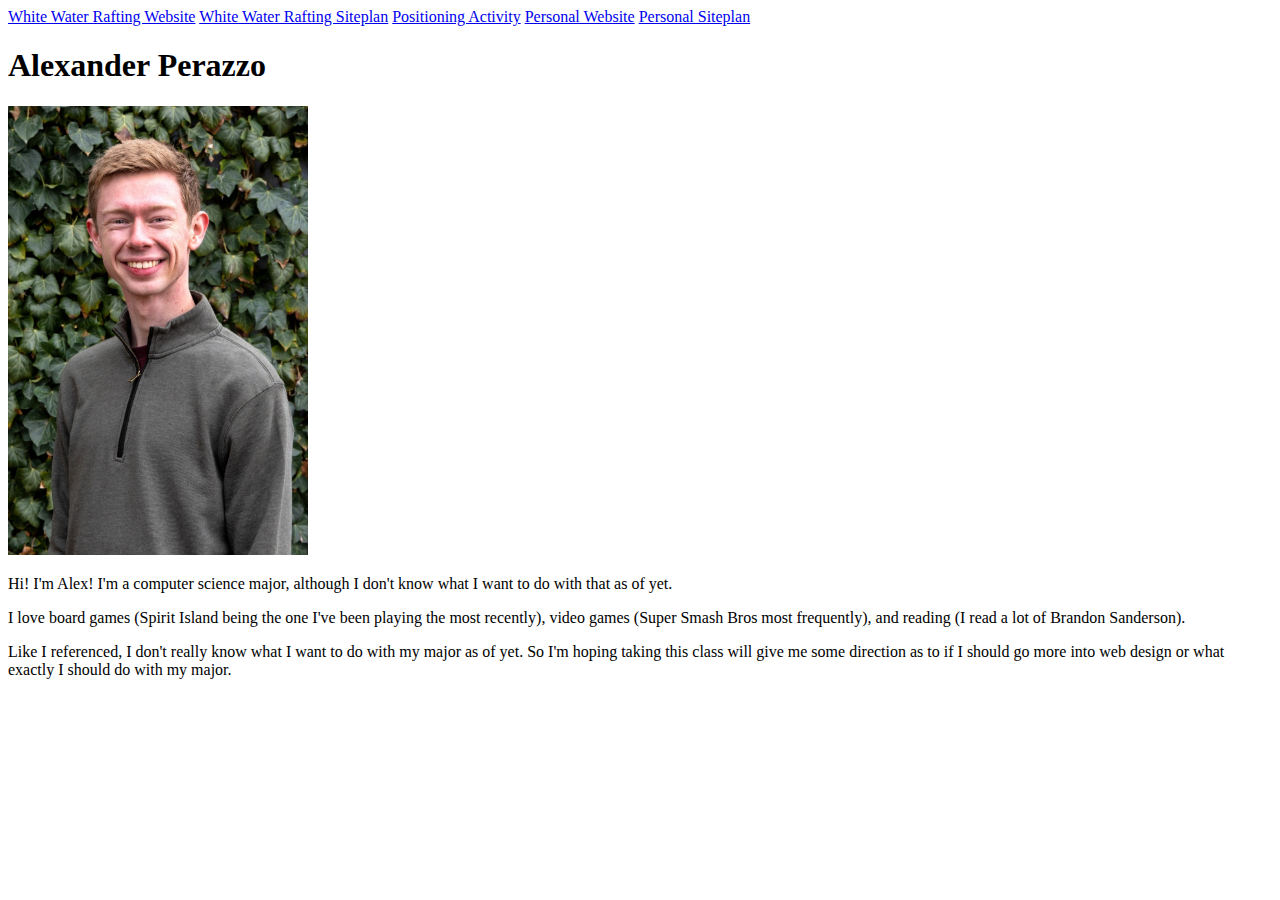
<file: week1/index.html>
<!DOCTYPE html>
<html lang="en">
<head>
    <meta charset="UTF-8">
    <meta http-equiv="X-UA-Compatible" content="IE=edge">
    <meta name="viewport" content="width=device-width, initial-scale=1.0">
    <title>WDD130 | Home</title>
</head>
<body>
    <nav>
        <a href="wwr/index.html">White Water Rafting Website</a>
        <a href="wwr/site-plan-rafting.html">White Water Rafting Siteplan</a>
        <a href="positioning.html">Positioning Activity</a>
        <a href="#">Personal Website</a>
        <a href="#">Personal Siteplan</a>
    </nav>
    <h1>Alexander Perazzo</h1>
    <img src="profile_picture.jpg" alt="Image of me" width="300">
    <p>
        Hi! I'm Alex! I'm a computer science major, although I don't know what I want to do with that as of yet.
    </p>
    <p>
        I love board games (Spirit Island being the one I've been playing the most recently), video games (Super Smash Bros most frequently), and reading (I read a lot of Brandon Sanderson).
    </p>
    <p>
        Like I referenced, I don't really know what I want to do with my major as of yet. So I'm hoping taking this class will give me some direction as to if I should go more into web design or what exactly I should do with my major.
    </p>
</body>
</html>
</file>
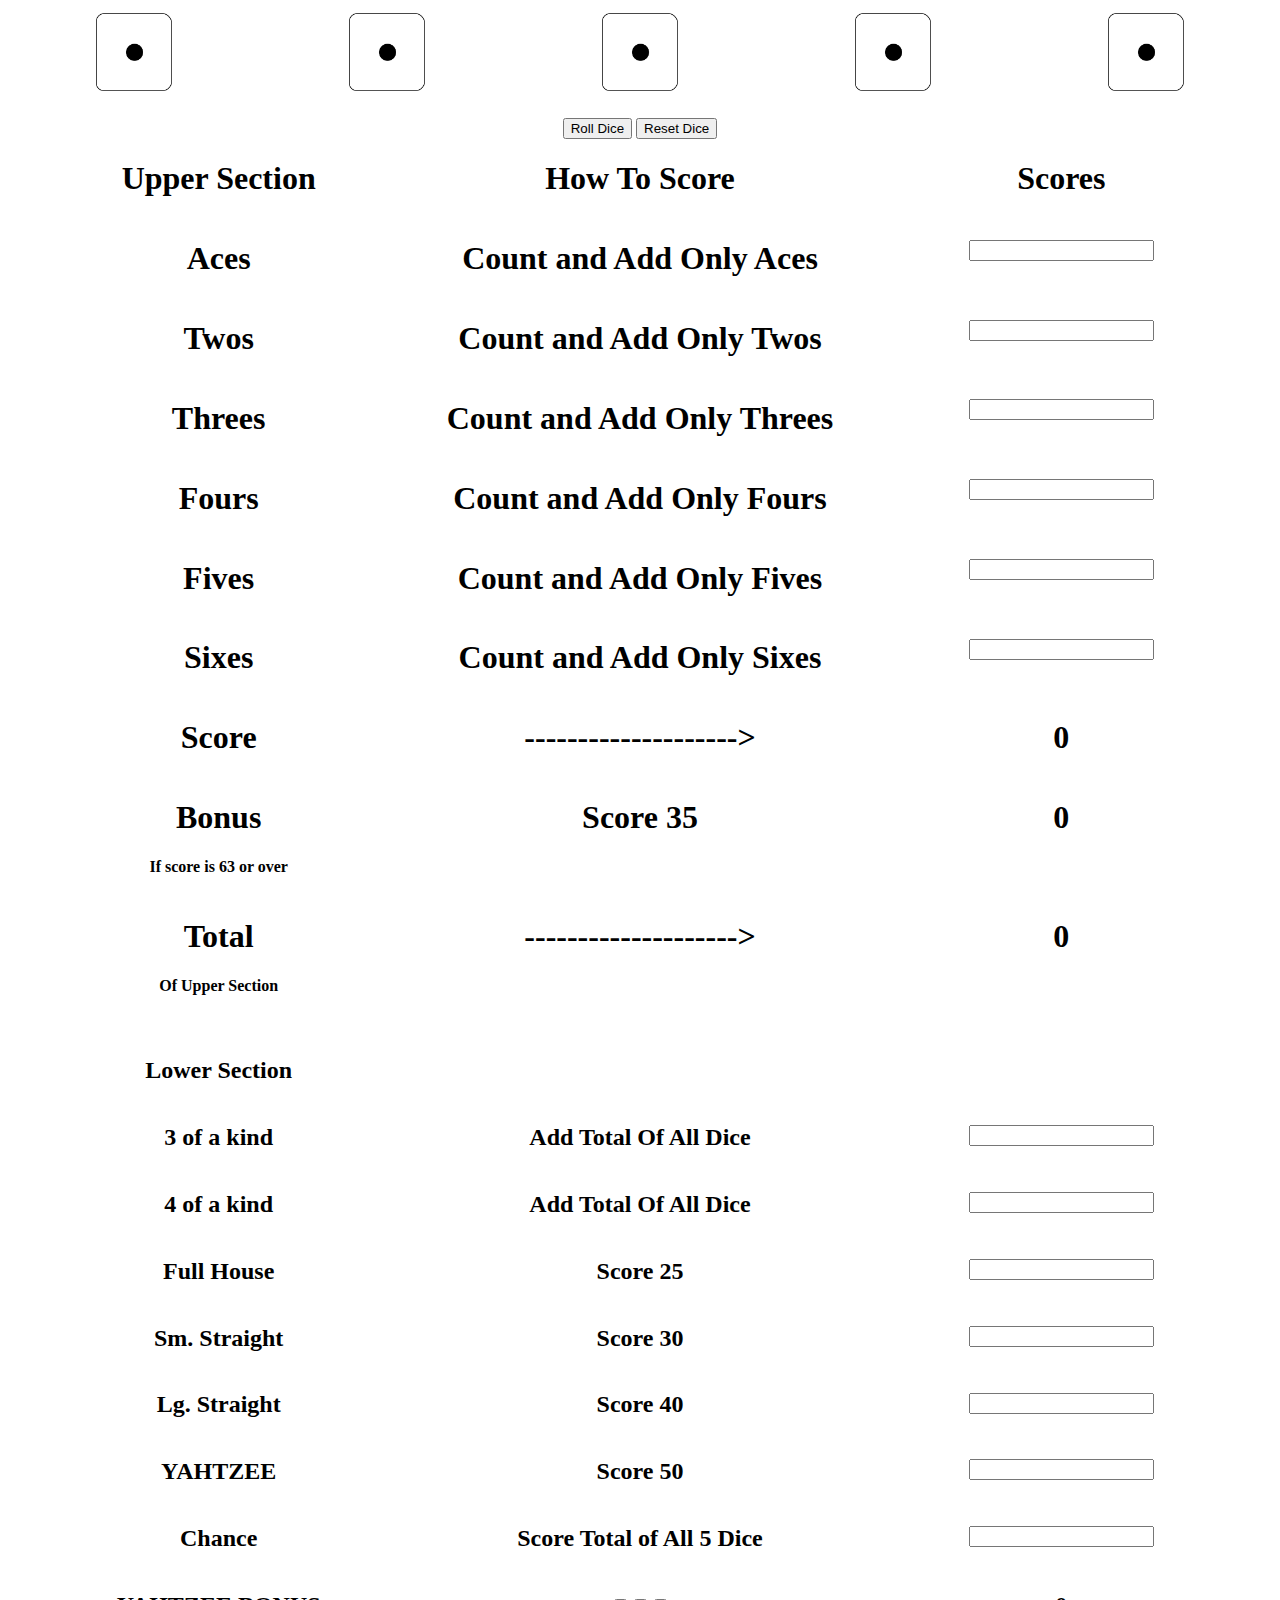
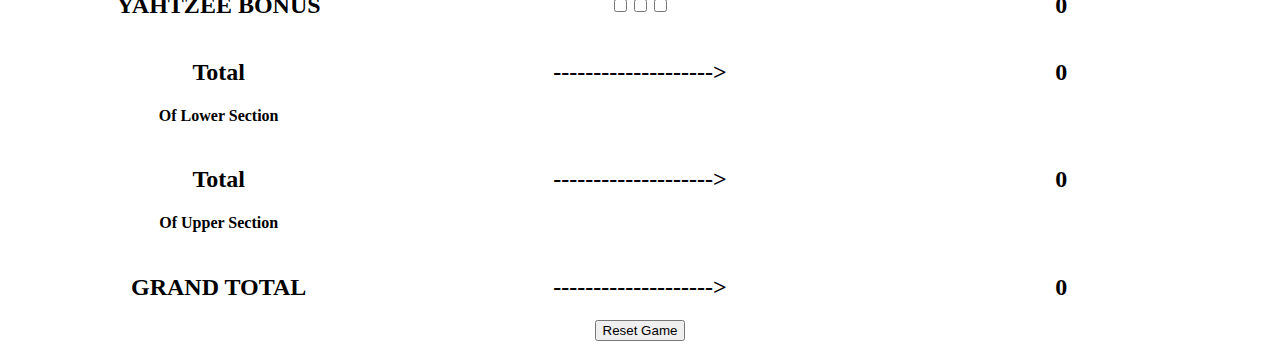
<file: Final_Project/yahtzee.html>
<!DOCTYPE html>
<html lang="en">
  <head>
    <meta charset="UTF-8" />
    <meta http-equiv="X-UA-Compatible" content="IE=edge" />
    <meta name="viewport" content="width=device-width, initial-scale=1.0" />
    <title>Yahtzee</title>
    <link rel="stylesheet" href="yahtzee.css" />
    <script src="yahtzee.js" defer></script>
  </head>
  <body>
    <section id="dice">
      <div class="die-div" id="first-die"><img src="1.png" alt="The 1 Die" class="dice"></div>
      <div class="die-div" id="second-die"><img src="1.png" alt="The 1 Die" class="dice"></div>
      <div class="die-div" id="third-die"><img src="1.png" alt="The 1 Die" class="dice"></div>
      <div class="die-div" id="fourth-die"><img src="1.png" alt="The 1 Die" class="dice"></div>
      <div class="die-div" id="fifth-die"><img src="1.png" alt="The 1 Die" class="dice"></div>
    </section>
    <button id="roll-dice">Roll Dice</button>
    <button id="reset-dice">Reset Dice</button>
    <section id="upper-section">
      <div><h1>Upper Section</h1></div>
      <div><h1>How To Score</h1></div>
      <div><h1>Scores</h1></div>

      <div><h1>Aces</h1></div>
      <div><h1>Count and Add Only Aces</h1></div>
      <div><input class="topScore" id="aces" type="number" /></div>

      <div><h1>Twos</h1></div>
      <div><h1>Count and Add Only Twos</h1></div>
      <div><input class="topScore" id="twos" type="number" /></div>

      <div><h1>Threes</h1></div>
      <div><h1>Count and Add Only Threes</h1></div>
      <div><input class="topScore" id="threes" type="number" /></div>

      <div><h1>Fours</h1></div>
      <div><h1>Count and Add Only Fours</h1></div>
      <div><input class="topScore" id="fours" type="number" /></div>

      <div><h1>Fives</h1></div>
      <div><h1>Count and Add Only Fives</h1></div>
      <div><input class="topScore" id="fives" type="number" /></div>

      <div><h1>Sixes</h1></div>
      <div><h1>Count and Add Only Sixes</h1></div>
      <div><input class="topScore" id="sixes" type="number" /></div>

      <div><h1>Score</h1></div>
      <div><h1>--------------------></h1></div>
      <div><h1 id="upper-score">0</h1></div>

      <div>
        <h1>Bonus</h1>
        <h4>If score is 63 or over</h4>
      </div>
      <div><h1>Score 35</h1></div>
      <div><h1 id="bonus">0</h1></div>

      <div>
        <h1>Total</h1>
        <h4>Of Upper Section</h4>
      </div>
      <div><h1>--------------------></h1></div>
      <div><h1 id="upper-total">0</h1></div>
    </section>
    <div><h1></h1></div>
    <div><h1></h1></div>
    <div><h1></h1></div>
    <section id="lower-section">
      <div><h2>Lower Section</h2></div>
      <div></div>
      <div></div>

      <div><h2>3 of a kind</h2></div>
      <div><h2>Add Total Of All Dice</h2></div>
      <div>
        <input class="botScore" id="threeofakind" type="number" />
      </div>

      <div><h2>4 of a kind</h2></div>
      <div><h2>Add Total Of All Dice</h2></div>
      <div>
        <input class="botScore" id="fourofakind" type="number" />
      </div>

      <div><h2>Full House</h2></div>
      <div><h2>Score 25</h2></div>
      <div>
        <input class="botScore" id="full-house" type="number" />
      </div>

      <div><h2>Sm. Straight</h2></div>
      <div><h2>Score 30</h2></div>
      <div>
        <input class="botScore" id="sm-straight" type="number" />
      </div>

      <div><h2>Lg. Straight</h2></div>
      <div><h2>Score 40</h2></div>
      <div>
        <input class="botScore" id="lg-straight" type="number" />
      </div>

      <div><h2>YAHTZEE</h2></div>
      <div><h2>Score 50</h2></div>
      <div><input class="botScore" id="yahtzee" type="number" /></div>

      <div><h2>Chance</h2></div>
      <div><h2>Score Total of All 5 Dice</h2></div>
      <div><input class="botScore" id="chance" type="number" /></div>

      <div><h2 id="yahtzee-bonus">YAHTZEE BONUS</h2></div>
      <div>
        <input type="checkbox" class="boxes" id="c1" /><input
          type="checkbox"
          id="c2"
          class="boxes"
        /><input type="checkbox" id="c3" class="boxes" />
      </div>
      <div><h2 id="bonuses-score">0</h2></div>

      <div>
        <h2>Total</h2>
        <h4>Of Lower Section</h4>
      </div>
      <div><h2>--------------------></h2></div>
      <div><h2 id="bottom-total">0</h2></div>

      <div>
        <h2>Total</h2>
        <h4>Of Upper Section</h4>
      </div>
      <div><h2>--------------------></h2></div>
      <div><h2 id="upper-total2">0</h2></div>

      <div><h2>GRAND TOTAL</h2></div>
      <div><h2>--------------------></h2></div>
      <div><h2 id="grand-total">0</h2></div>
    </section>
    <button id="reset">Reset Game</button>
  </body>
</html>
</file>
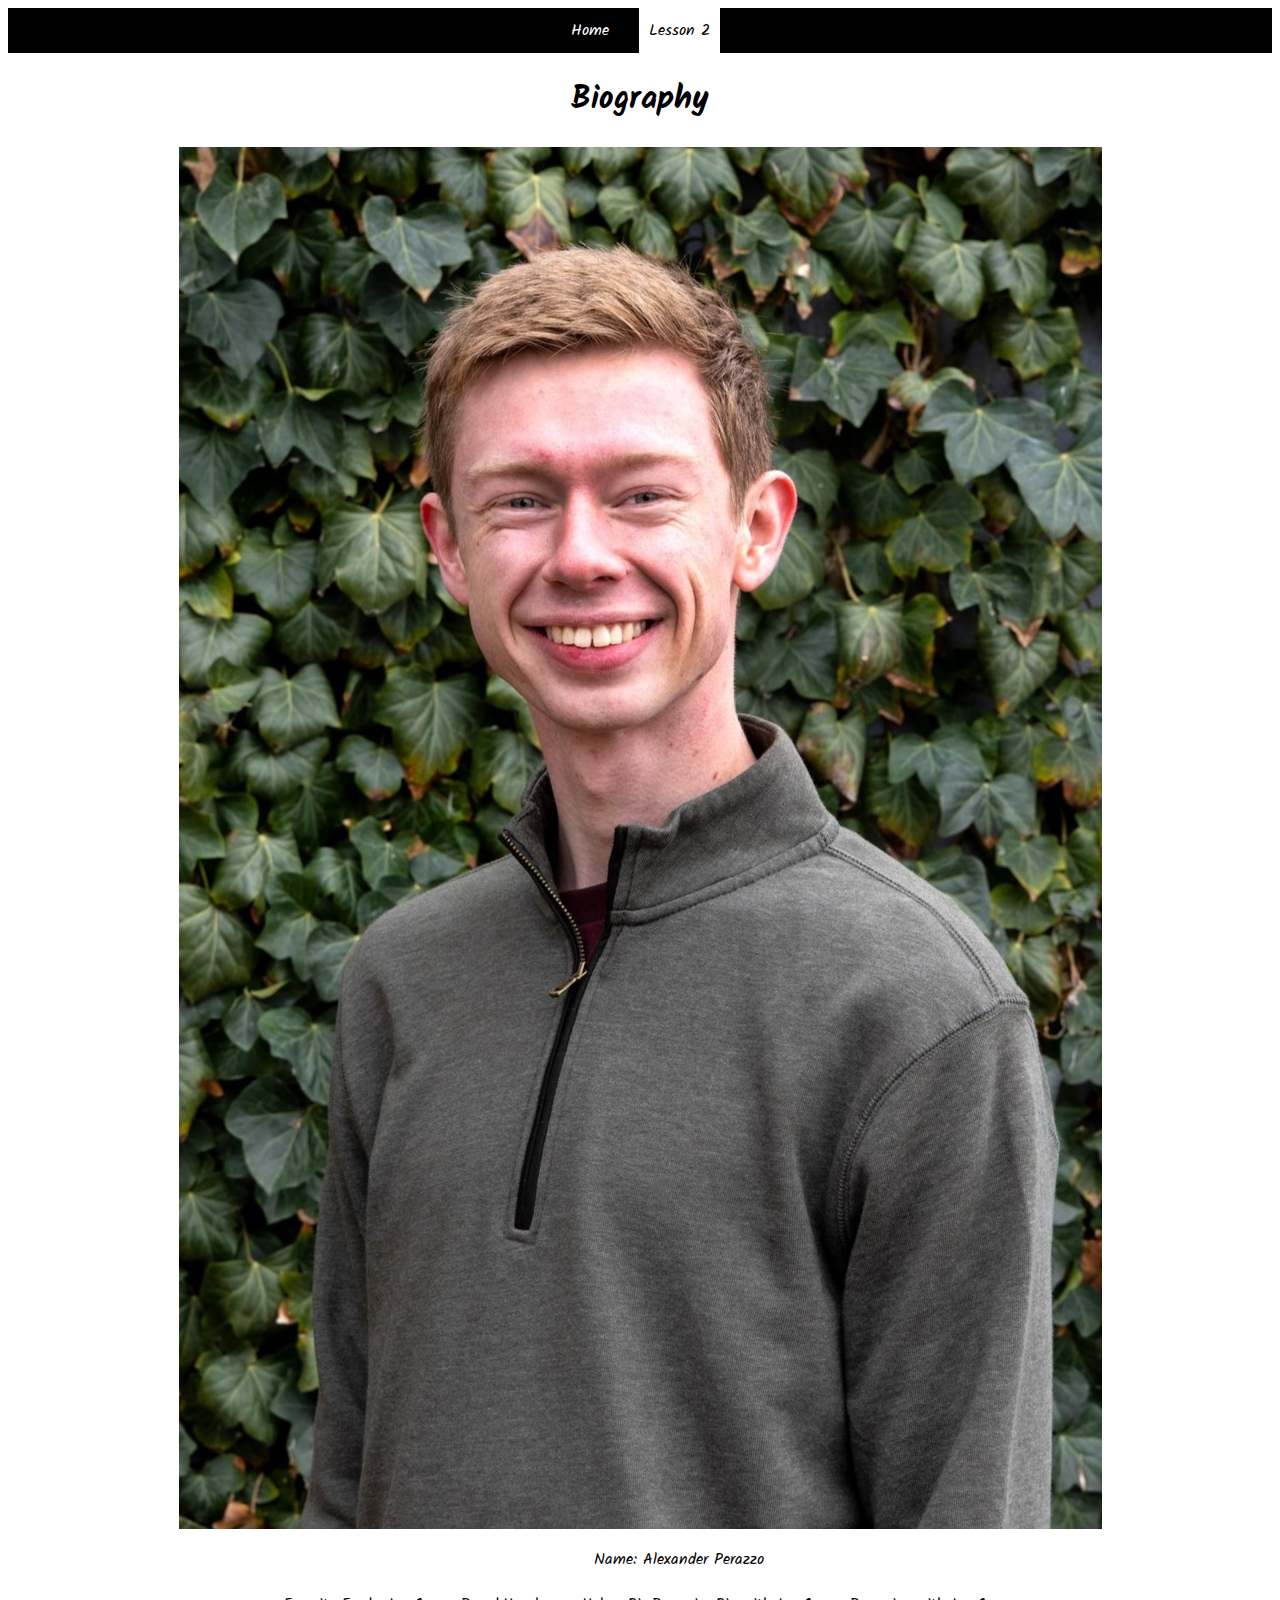
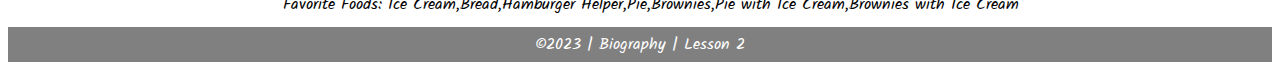
<file: week2/task2.html>
<!DOCTYPE html>
<html lang="en">

<head>
    <meta charset="UTF-8">
    <meta name="viewport" content="width=device-width, initial-scale=1.0">
    <meta http-equiv="X-UA-Compatible" content="ie=edge">
    <title>Biography | Lesson 2</title>
    <link href="https://fonts.googleapis.com/css?family=Kalam&display=swap" rel="stylesheet">
    <link rel="stylesheet" href="styles/main.css">
</head>

<body>
    <nav>
        <ul id="menu">
            <li><a id="toggleMenu">&equiv;</a></li>
            <li><a href="#">Home</a></li>
            <li><a href="#" class="active">Lesson 2</a></li>
        </ul>
    </nav>
    <header>
        <h1>Biography</h1>
        <img src="images/placeholder.png" alt="Photo">
    </header>
    <main>
        <section>
            <div>
                <label>Name:</label>
                <span id="name"></span>
            </div>
            <div>
                <label>Favorite Foods:</label>
                <span id="food"></span>
            </div>
        </section>
    </main>
    <footer>
        &copy;<span id="year"></span> | Biography | Lesson 2
    </footer>
    <script src="scripts/main.js"></script>
    <script src="scripts/task2.js"></script>
</body>

</html>
</file>
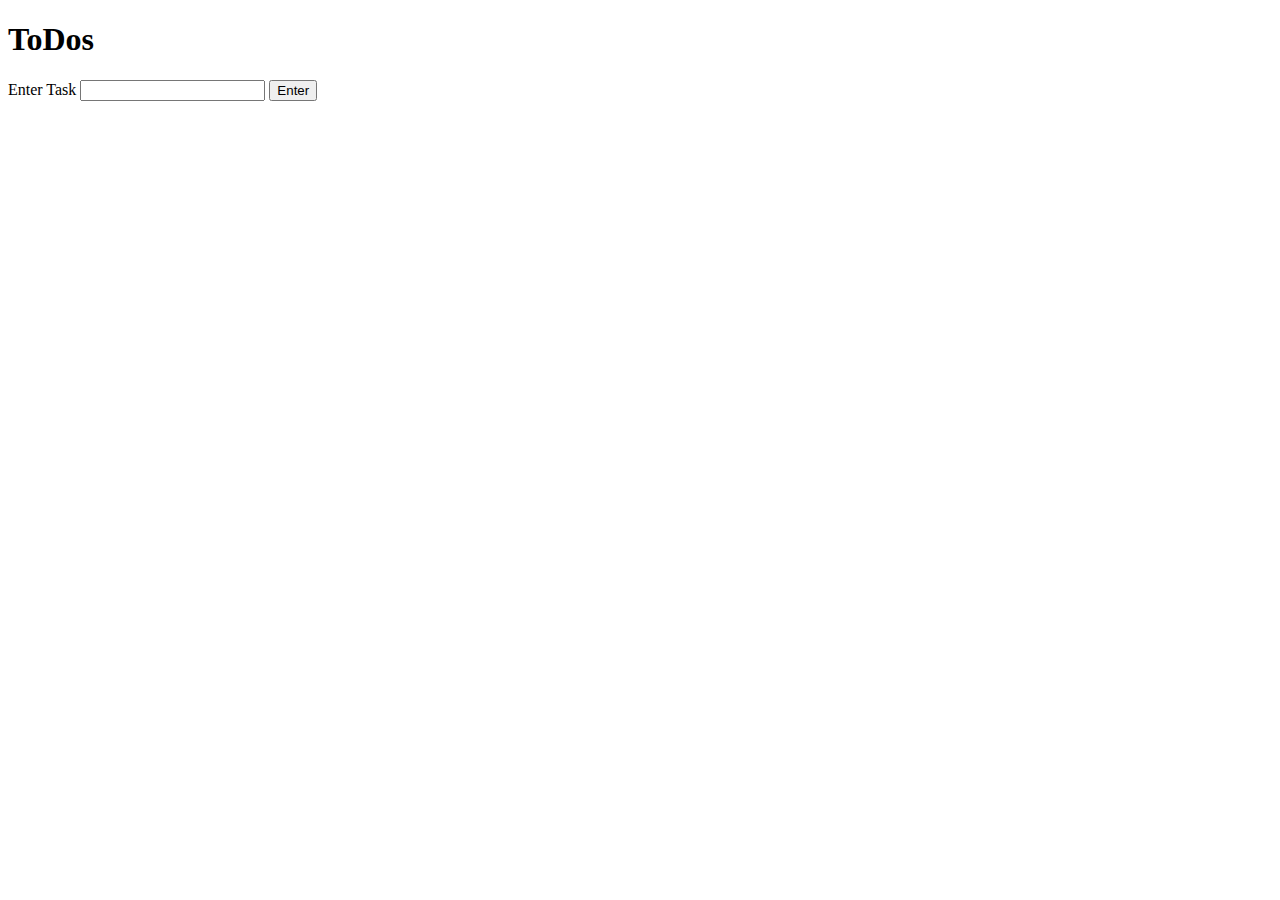
<file: week3/events.html>
<!-- events.html -->
<!DOCTYPE html>
<html lang="en">
  <head>
    <meta charset="UTF-8" />
    <meta http-equiv="X-UA-Compatible" content="IE=edge" />
    <meta name="viewport" content="width=device-width, initial-scale=1.0" />
    <title>Events practice: ToDos</title>
    <style>
      .todos {
        width: 300px;
      }
      .todos > li {
        display: flex;
        justify-content: space-between;
        align-items: center;
        border: 1px solid;
        padding: 0.5em;
      }
      .todos p {
        margin: 0;
      }
      .todos span {
        cursor: pointer;
      }
      .strike {
        text-decoration: line-through;
        color: gray;
      }
    </style>
  </head>
  <body>
    <h1>ToDos</h1>
    <section>
      <label for="todo">Enter Task</label>
      <input name="todo" id="todo" />
      <button id="submitTask">Enter</button>
    </section>
    <ul id="todoList" class="todos"></ul>
    <script src="events.js"></script>
  </body>
</html>
</file>
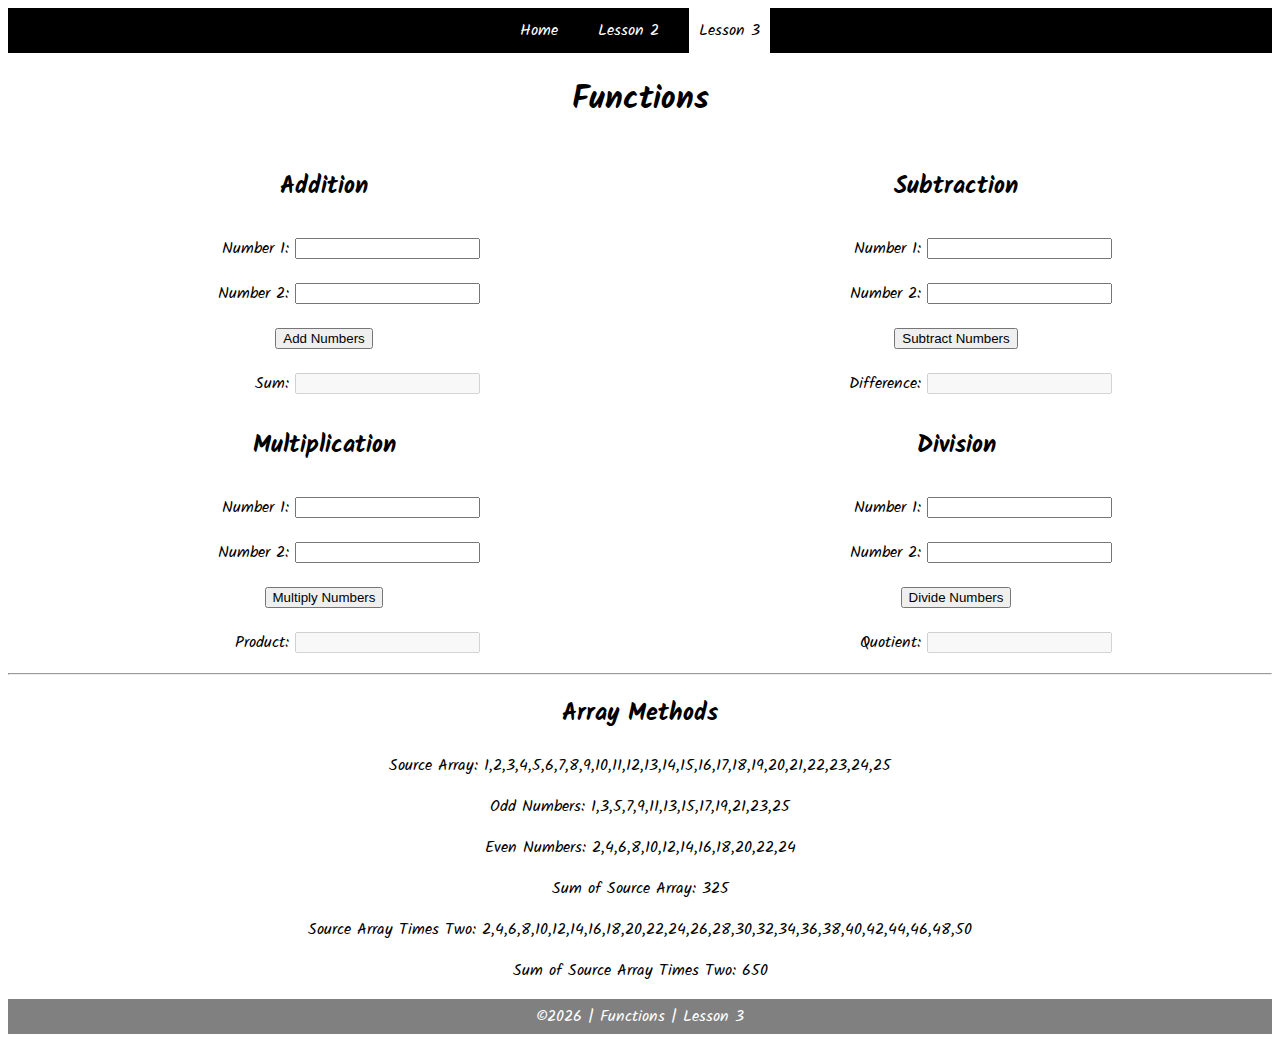
<file: week3/task3.html>
<!DOCTYPE html>
<html lang="en">

<head>
    <meta charset="UTF-8">
    <meta name="viewport" content="width=device-width, initial-scale=1.0">
    <meta http-equiv="X-UA-Compatible" content="ie=edge">
    <title>CSE 121b: Week 03 | Sample Solution</title>
    <link href="https://fonts.googleapis.com/css?family=Kalam&display=swap" rel="stylesheet">
    <link rel="stylesheet" href="styles/main.css">
</head>

<body>
    <nav>
        <ul id="menu">
            <li><a id="toggleMenu">&equiv;</a></li>
            <li><a href="#">Home</a></li>
            <li><a href="#">Lesson 2</a></li>
            <li><a href="#" class="active">Lesson 3</a></li>
        </ul>
    </nav>
    <header>
        <h1>Functions</h1>
    </header>
    <main>
        <section id="functions">
            <article>
                <h2>Addition</h2>
                <div>
                    <label for="addend1">Number 1:</label>
                    <input type="text" id="addend1" name="addend1">
                </div>
                <div>
                    <label for="addend2">Number 2:</label>
                    <input type="text" id="addend2" name="addend2">
                </div>
                <div>
                    <input type="button" id="addNumbers" value="Add Numbers">
                </div>
                <div>
                    <label for="sum">Sum:</label>
                    <input type="text" id="sum" name="sum" disabled>
                </div>
            </article>
            <article>
                <h2>Subtraction</h2>
                <div>
                    <label for="minuend">Number 1:</label>
                    <input type="text" id="minuend" name="minuend">
                </div>
                <div>
                    <label for="subtrahend">Number 2:</label>
                    <input type="text" id="subtrahend" name="subtrahend">
                </div>
                <div>
                    <input type="button" id="subtractNumbers" value="Subtract Numbers">
                </div>
                <div>
                    <label for="difference">Difference:</label>
                    <input type="text" id="difference" name="difference" disabled>
                </div>
            </article>
            <article>
                <h2>Multiplication</h2>
                <div>
                    <label for="factor1">Number 1:</label>
                    <input type="text" id="factor1" name="factor1">
                </div>
                <div>
                    <label for="factor2">Number 2:</label>
                    <input type="text" id="factor2" name="factor2">
                </div>
                <div>
                    <input type="button" id="multiplyNumbers" value="Multiply Numbers">
                </div>
                <div>
                    <label for="product">Product:</label>
                    <input type="text" id="product" name="product" disabled>
                </div>
            </article>
            <article>
                <h2>Division</h2>
                <div>
                    <label for="dividend">Number 1:</label>
                    <input type="text" id="dividend" name="dividend">
                </div>
                <div>
                    <label for="divisor">Number 2:</label>
                    <input type="text" id="divisor" name="divisor">
                </div>
                <div>
                    <input type="button" id="divideNumbers" value="Divide Numbers">
                </div>
                <div>
                    <label for="quotient">Quotient:</label>
                    <input type="text" id="quotient" name="quotient" disabled>
                </div>
            </article>
        </section>
        <hr>
        <section>
            <h2>Array Methods</h2>
            <p>
                Source Array: <span id="array"></span>
            </p>
            <p>
                Odd Numbers: <span id="odds"></span>
            </p>
            <p>
                Even Numbers: <span id="evens"></span>
            </p>
            <p>
                Sum of Source Array: <span id="sumOfArray"></span>
            </p>
            <p>
                Source Array Times Two: <span id="multiplied"></span>
            </p>
            <p>
                Sum of Source Array Times Two: <span id="sumOfMultiplied"></span>
            </p>
        </section>
    </main>
    <footer>
        &copy;<span id="year"></span> | Functions | Lesson 3
    </footer>
    <script src="scripts/main.js"></script>
    <script src="scripts/task3.js"></script>
</body>

</html>
</file>
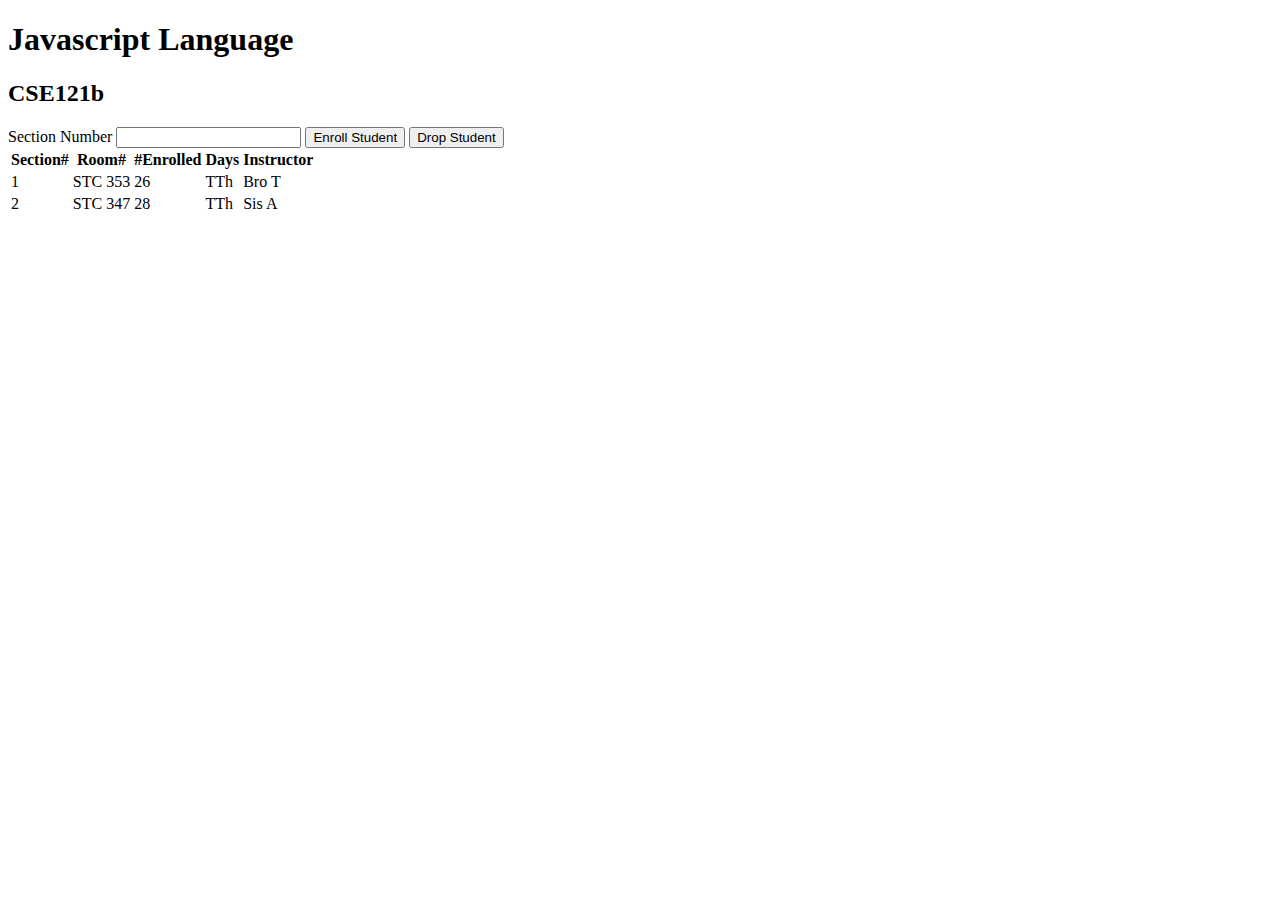
<file: week4/courses.html>
<!-- courses.html -->
<!DOCTYPE html>
<html lang="en">
  <head>
    <meta charset="UTF-8" />
    <meta http-equiv="X-UA-Compatible" content="IE=edge" />
    <meta name="viewport" content="width=device-width, initial-scale=1.0" />
    <title>Courses and sections</title>
    <script src="courses.js" type="module"></script>
  </head>
  <body>
    <h1 id="courseName"></h1>
    <h2 id="courseCode"></h2>
    <label for="sectionNumber">Section Number</label>
    <input id="sectionNumber" />
    <button id="enrollStudent">Enroll Student</button>
    <button id="dropStudent">Drop Student</button>

    <table>
      <thead>
        <tr>
          <th>Section#</th>
          <th>Room#</th>
          <th>#Enrolled</th>
          <th>Days</th>
          <th>Instructor</th>
        </tr>
      </thead>
      <tbody id="sections"></tbody>
    </table>
  </body>
</html>
</file>
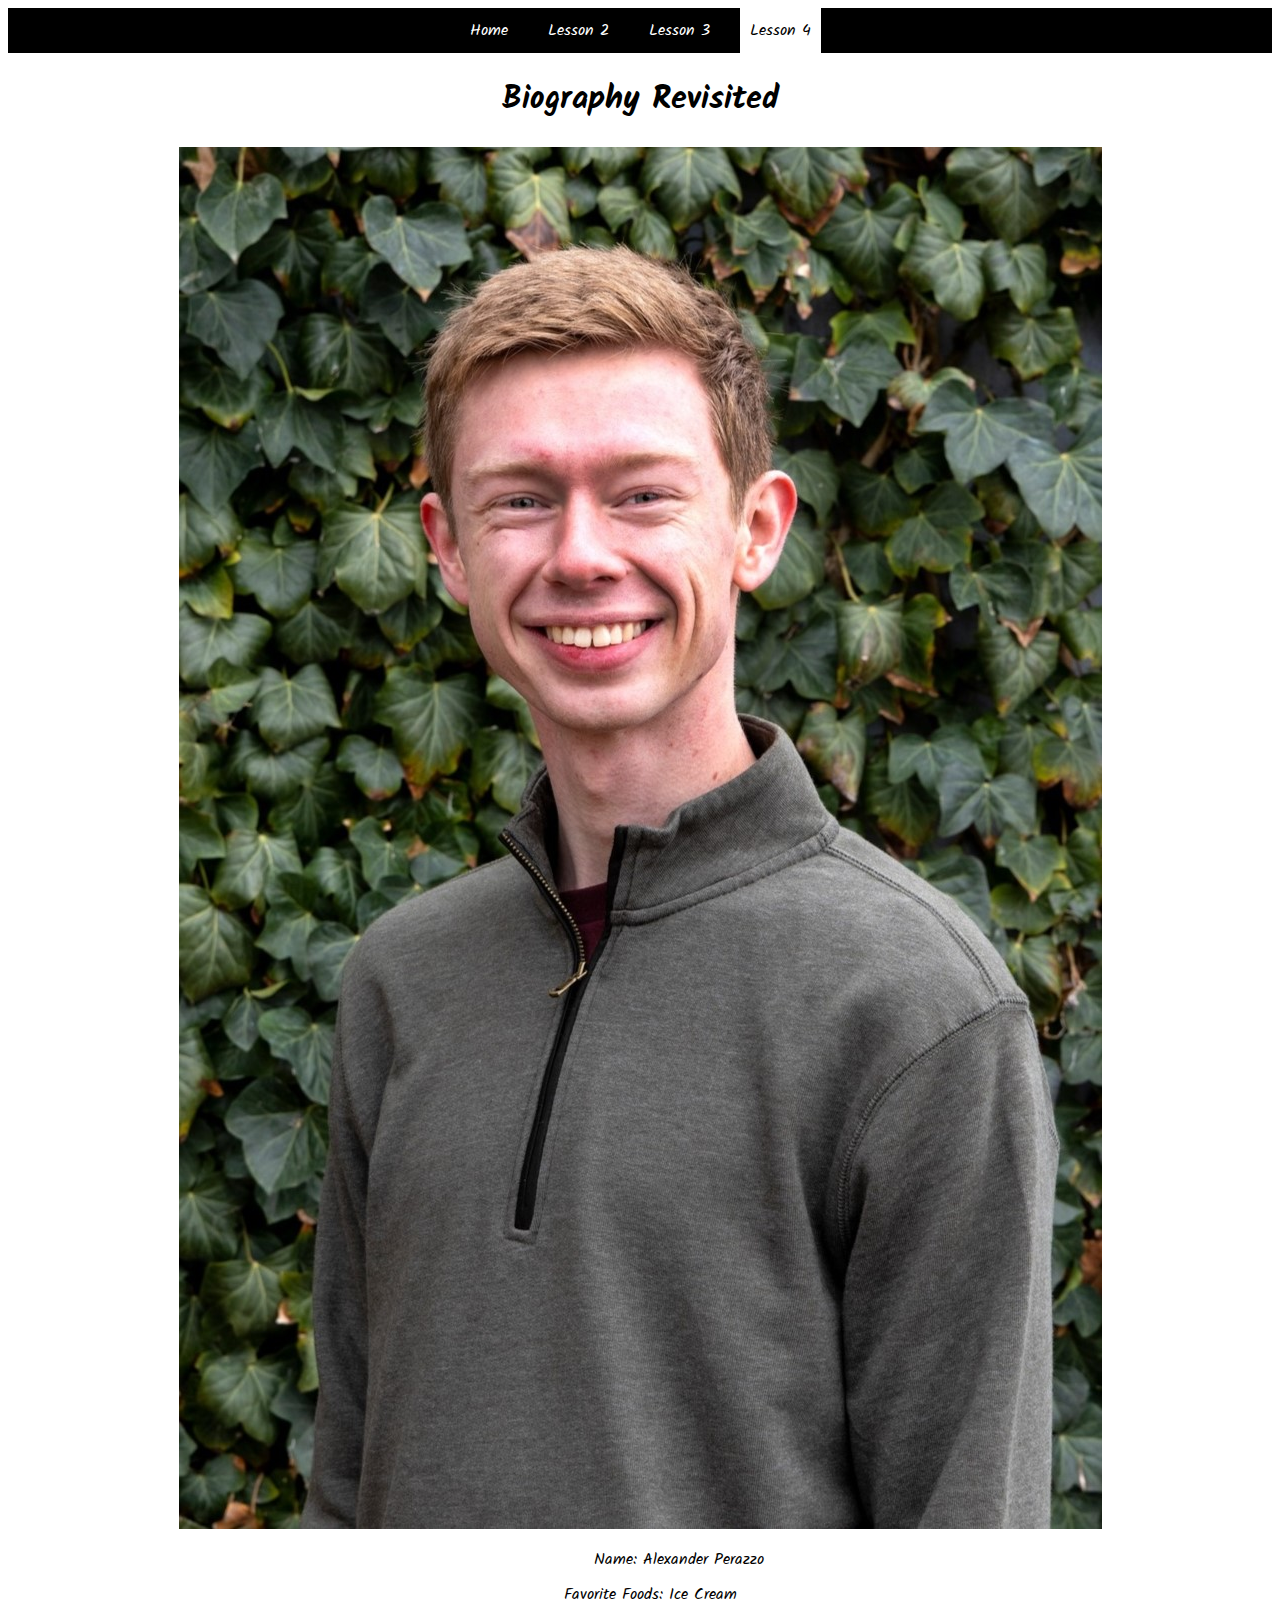
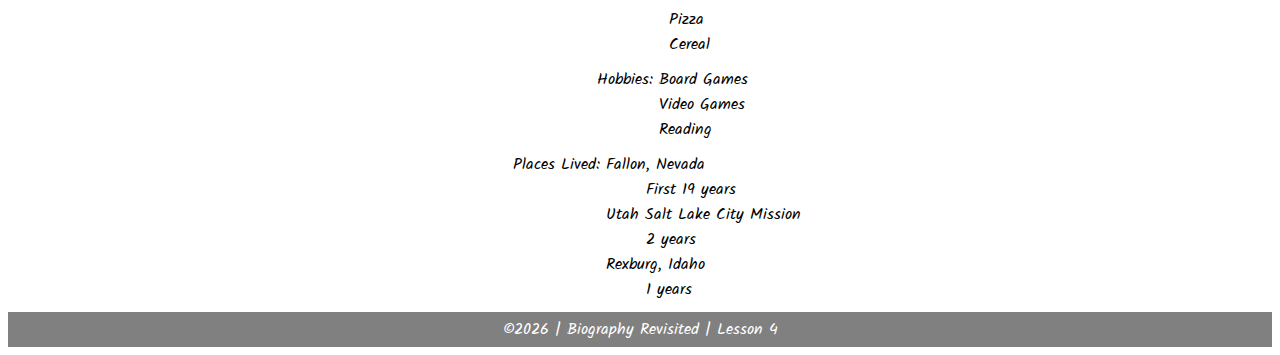
<file: week4/task4.html>
<!DOCTYPE html>
<html lang="en">
  <head>
    <meta charset="UTF-8" />
    <meta name="viewport" content="width=device-width, initial-scale=1.0" />
    <meta http-equiv="X-UA-Compatible" content="ie=edge" />
    <title>CSE 121b: Week 04 | Sample Solution</title>
    <link
      href="https://fonts.googleapis.com/css?family=Kalam&display=swap"
      rel="stylesheet"
    />
    <link rel="stylesheet" href="styles/main.css" />
  </head>

  <body>
    <nav>
      <ul id="menu">
        <li><a id="toggleMenu">&equiv;</a></li>
        <li><a href="#">Home</a></li>
        <li><a href="#">Lesson 2</a></li>
        <li><a href="#">Lesson 3</a></li>
        <li><a href="#" class="active">Lesson 4</a></li>
      </ul>
    </nav>
    <header>
      <h1>Biography Revisited</h1>
      <img id="photo" src="images/placeholder.png" alt="Photo" />
    </header>
    <main>
      <section>
        <div>
          <label>Name:</label>
          <span id="name"></span>
        </div>
        <div>
          <label>Favorite Foods:</label>
          <ul id="favorite-foods"></ul>
        </div>
        <div>
          <label>Hobbies:</label>
          <ul id="hobbies"></ul>
        </div>
        <div>
          <label>Places Lived:</label>
          <dl id="places-lived"></dl>
        </div>
      </section>
    </main>
    <footer>
      &copy;<span id="year"></span> | Biography Revisited | Lesson 4
    </footer>
    <script src="scripts/main.js"></script>
    <script src="scripts/task4.js"></script>
  </body>
</html>
</file>
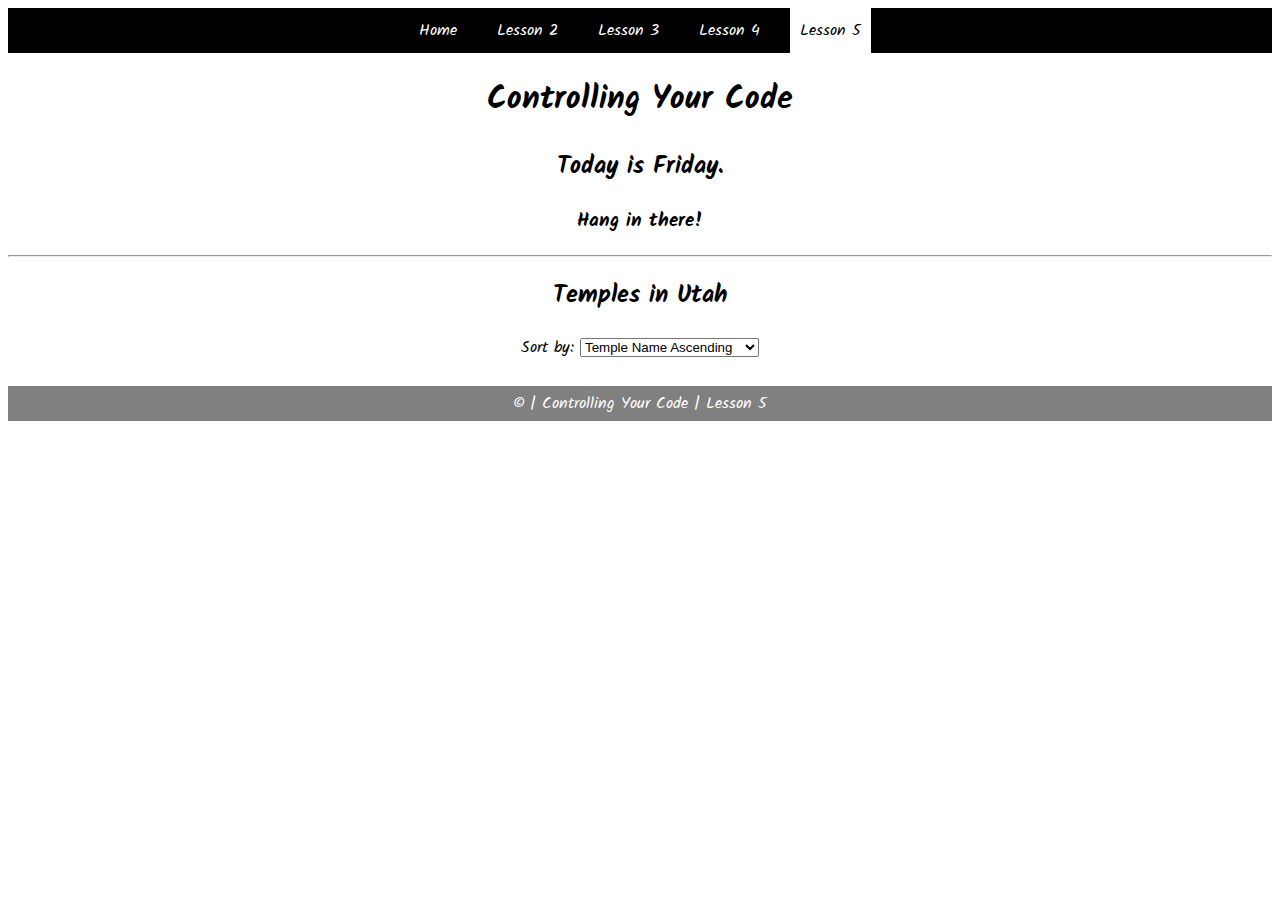
<file: week5/student_files/task5.html>
<!DOCTYPE html>
<html lang="en">
  <head>
    <meta charset="UTF-8" />
    <meta name="viewport" content="width=device-width, initial-scale=1.0" />
    <meta http-equiv="X-UA-Compatible" content="ie=edge" />
    <title>CSE 121b: Week 05 | Sample Solution</title>
    <link
      href="https://fonts.googleapis.com/css?family=Kalam&display=swap"
      rel="stylesheet"
    />
    <link rel="stylesheet" href="styles/main.css" />
  </head>

  <body>
    <nav>
      <ul id="menu">
        <li><a id="toggleMenu">&equiv;</a></li>
        <li><a href="#">Home</a></li>
        <li><a href="#">Lesson 2</a></li>
        <li><a href="#">Lesson 3</a></li>
        <li><a href="#">Lesson 4</a></li>
        <li><a href="#" class="active">Lesson 5</a></li>
      </ul>
    </nav>
    <header>
      <h1>Controlling Your Code</h1>
    </header>
    <main>
      <section>
        <h2>Today is <span id="message2"></span>.</h2>
        <h3>
          <span id="message1"></span>
        </h3>
      </section>
      <hr />
      <section>
        <h2>Temples in Utah</h2>
        <p>
          Sort by:
          <select id="sortBy">
            <option value="templeNameAscending">Temple Name Ascending</option>
            <option value="templeNameDescending">Temple Name Descending</option>
          </select>
        </p>
        <div id="temples"></div>
      </section>
    </main>
    <footer>
      &copy;<span id="year"></span> | Controlling Your Code | Lesson 5
    </footer>
    <script src="scripts/main.js" defer></script>
    <script src="scripts/task5.js"></script>
  </body>
</html>
</file>
<file: Final_Project/yahtzee.css>
#upper-section {
    display: grid;
    grid-template-columns: 1fr 1fr 1fr;
}

.topScore, .botScore {
    align-self: center;
    margin-top: 5%;
}

body {
    text-align: center;
}

#lower-section {
    display: grid;
    grid-template-columns: 1fr 1fr 1fr;
}

.boxes {
    margin-top: 27px;
}

.dice {
    width: 30%;
    border: 3px solid white;
}

/* #second-die {
    border: 10 solid black;
} */

.dice:hover {
    border: 3px solid yellow;
    border-radius: 13px;
}

.saved img {
    border: 3px solid green;
    border-radius: 13px;
}

#dice {
    display: grid;
    grid-template-columns: repeat(5, 1fr);
    /* align-content: right; */
    margin-bottom: 20px;
    margin-top: 10px;
}
</file>
<file: week2/styles/main.css>
/* HTML Selectors */
body {
    font-family: 'Kalam', cursive;
}

div {
    margin: 10px;
    text-align: center;
}

footer {
    background-color: gray;
    color: white;
    padding: 5px;
    text-align: center;
}

header {
    margin: auto;
    text-align: center;
}

label {
    display: inline-block;
    min-width: 120px;
    text-align: right;
}

main {
    display: flex;
    justify-content: center;
}

nav {
    background-color: black;
    color: white;
}

nav ul {
    display: flex;
    flex-direction: column;
    justify-content: center;
    align-content: space-around;
    margin: 0;
    padding: 0;
}

nav ul li:first-child {
    display: block;
}

nav ul li {
    display: none;
    list-style: none;
    margin: 10px;
}

nav ul li a {
    color: white;
    display: block;
    padding: 10px;
    text-decoration: none;
}
nav ul li a:hover {
    background-color: #efefef;
    color: black;
}

section {
    display: flex;
    flex-direction: column;
    align-items: center;
}

/* Class Selectors */
.active {
    background-color: white;
    color: black;
}

.open li {
    display: block;
}

/* ID Selectors */

/* Media Queries */
@media only screen and (min-width: 32.5em) {
    nav ul {
        flex-direction: row;
    }
    
    nav ul li:first-child {
        display: none;
    }

    nav ul li {
        display: inline;
        margin: 0 10px;
    }
}
</file>
<file: week3/styles/main.css>
/* HTML Selectors */
article {
    display: flex;
    flex-direction: column;
    align-items: center;
}

body {
    font-family: 'Kalam', cursive;
}

div {
    margin: 10px;
    text-align: center;
}

footer {
    background-color: gray;
    color: white;
    padding: 5px;
    text-align: center;
}

header {
    margin: auto;
    text-align: center;
}

label {
    display: inline-block;
    min-width: 120px;
    text-align: right;
}

nav {
    background-color: black;
    color: white;
}

nav ul {
    display: flex;
    flex-direction: column;
    justify-content: center;
    align-content: space-around;
    margin: 0;
    padding: 0;
}

nav ul li:first-child {
    display: block;
}

nav ul li {
    display: none;
    list-style: none;
    margin: 10px;
}

nav ul li a {
    color: white;
    display: block;
    padding: 10px;
    text-decoration: none;
}
nav ul li a:hover {
    background-color: #efefef;
    color: black;
}

section {
    text-align: center;
}


/* Class Selectors */
.active {
    background-color: white;
    color: black;
}

.open li {
    display: block;
}

/* ID Selectors */
#functions {
    display: grid;
    grid-template-columns: 1fr;
}

/* media queries */
@media only screen and (min-width: 32.5em) {
    nav ul {
        flex-direction: row;
    }
    
    nav ul li:first-child {
        display: none;
    }

    nav ul li {
        display: inline;
        margin: 0 10px;
    }

    #functions {
        grid-template-columns: 1fr 1fr;
    }
}
</file>
<file: week4/styles/main.css>
/* HTML Selectors */
body {
    font-family: 'Kalam', cursive;
}

div {
    margin: 10px;
    text-align: center;
}

footer {
    background-color: gray;
    color: white;
    padding: 5px;
    text-align: center;
}

header {
    margin: auto;
    text-align: center;
}

label {
    display: inline-block;
    min-width: 120px;
    text-align: right;
}

nav {
    background-color: black;
    color: white;
}

nav ul {
    display: flex;
    flex-direction: column;
    justify-content: center;
    align-content: space-around;
    margin: 0;
    padding: 0;
}

nav ul li:first-child {
    display: block;
}

nav ul li {
    display: none;
    list-style: none;
    margin: 10px;
}

nav ul li a {
    color: white;
    display: block;
    padding: 10px;
    text-decoration: none;
}
nav ul li a:hover {
    background-color: #efefef;
    color: black;
}

/* Class Selectors */
.active {
    background-color: white;
    color: black;
}

.open li {
    display: block;
}

/* ID Selectors */
#favorite-foods, #hobbies, #places-lived {
    margin: 0;
    padding: 0;
    list-style: none;
    display: inline-block;
    text-align: left;
    vertical-align: top;
}

/* Media Queries */
@media only screen and (min-width: 32.5em) {
    nav ul {
        flex-direction: row;
    }
    
    nav ul li:first-child {
        display: none;
    }

    nav ul li {
        display: inline;
        margin: 0 10px;
    }
}
</file>
<file: week5/student_files/styles/main.css>
/* HTML Selectors */
article {
    margin: 10px;
}

body {
    font-family: 'Kalam', cursive;
}

div {
    margin: 10px;
    text-align: center;
}

footer {
    background-color: gray;
    color: white;
    padding: 5px;
    text-align: center;
}

header {
    margin: auto;
    text-align: center;
}

img {
    width: 80%;
}

label {
    display: inline-block;
    min-width: 120px;
    text-align: right;
}

main {
    text-align: center;
}

nav {
    background-color: black;
    color: white;
}

nav ul {
    display: flex;
    flex-direction: column;
    justify-content: center;
    align-content: space-around;
    margin: 0;
    padding: 0;
}

nav ul li:first-child {
    display: block;
}

nav ul li {
    display: none;
    list-style: none;
    margin: 10px;
}

nav ul li a {
    color: white;
    display: block;
    padding: 10px;
    text-decoration: none;
}
nav ul li a:hover {
    background-color: #efefef;
    color: black;
}

section {
    /* display: flex;
    flex-direction: column;
    align-items: center; */
}


/* Class Selectors */
.active {
    background-color: white;
    color: black;
}

.open li {
    display: block;
}

/* ID Selectors */
#favorite-foods, #hobbies, #places-lived {
    margin: 0;
    padding: 0;
    list-style: none;
    display: inline-block;
    text-align: left;
    vertical-align: top;
}

#temples {
    display: grid;
    grid-template-columns: 1fr;
}

/* Media Queries */
@media only screen and (min-width: 32.5em) {
    nav ul {
        flex-direction: row;
    }
    
    nav ul li:first-child {
        display: none;
    }

    nav ul li {
        display: inline;
        margin: 0 10px;
    }

    #temples {
        grid-template-columns: 1fr 1fr;
    }
}

@media only screen and (min-width: 64em) {
    #temples {
        grid-template-columns: 1fr 1fr 1fr;
    }
}
</file>
